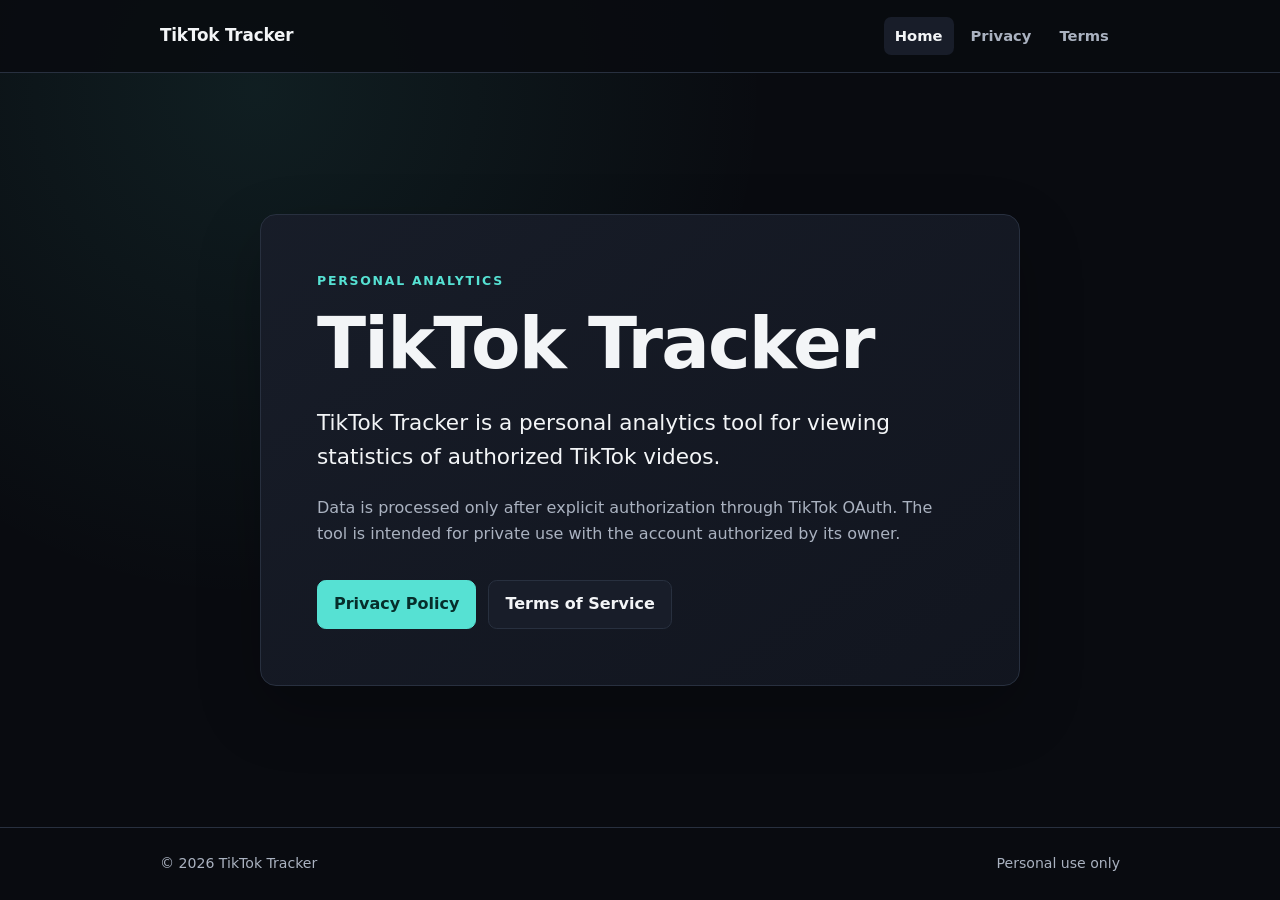
<file: index.html>
<!doctype html>
<html lang="en">
<head>
  <meta charset="utf-8">
  <meta name="viewport" content="width=device-width, initial-scale=1">
  <meta name="description" content="TikTok Tracker is a personal analytics tool for authorized TikTok videos.">
  <title>TikTok Tracker</title>
  <link rel="stylesheet" href="styles.css">
</head>
<body>
  <header class="site-header">
    <nav class="nav container" aria-label="Main navigation">
      <a class="brand" href="index.html" aria-current="page">TikTok Tracker</a>
      <div class="nav-links">
        <a href="index.html" aria-current="page">Home</a>
        <a href="privacy.html">Privacy</a>
        <a href="terms.html">Terms</a>
      </div>
    </nav>
  </header>

  <main class="container hero">
    <section class="card" aria-labelledby="page-title">
      <p class="eyebrow">Personal analytics</p>
      <h1 id="page-title">TikTok Tracker</h1>
      <p class="lead">TikTok Tracker is a personal analytics tool for viewing statistics of authorized TikTok videos.</p>
      <p>Data is processed only after explicit authorization through TikTok OAuth. The tool is intended for private use with the account authorized by its owner.</p>
      <div class="actions" aria-label="Legal information">
        <a class="button primary" href="privacy.html">Privacy Policy</a>
        <a class="button secondary" href="terms.html">Terms of Service</a>
      </div>
    </section>
  </main>

  <footer class="site-footer">
    <div class="container footer-content">
      <span>&copy; 2026 TikTok Tracker</span>
      <span>Personal use only</span>
    </div>
  </footer>
</body>
</html>
</file>
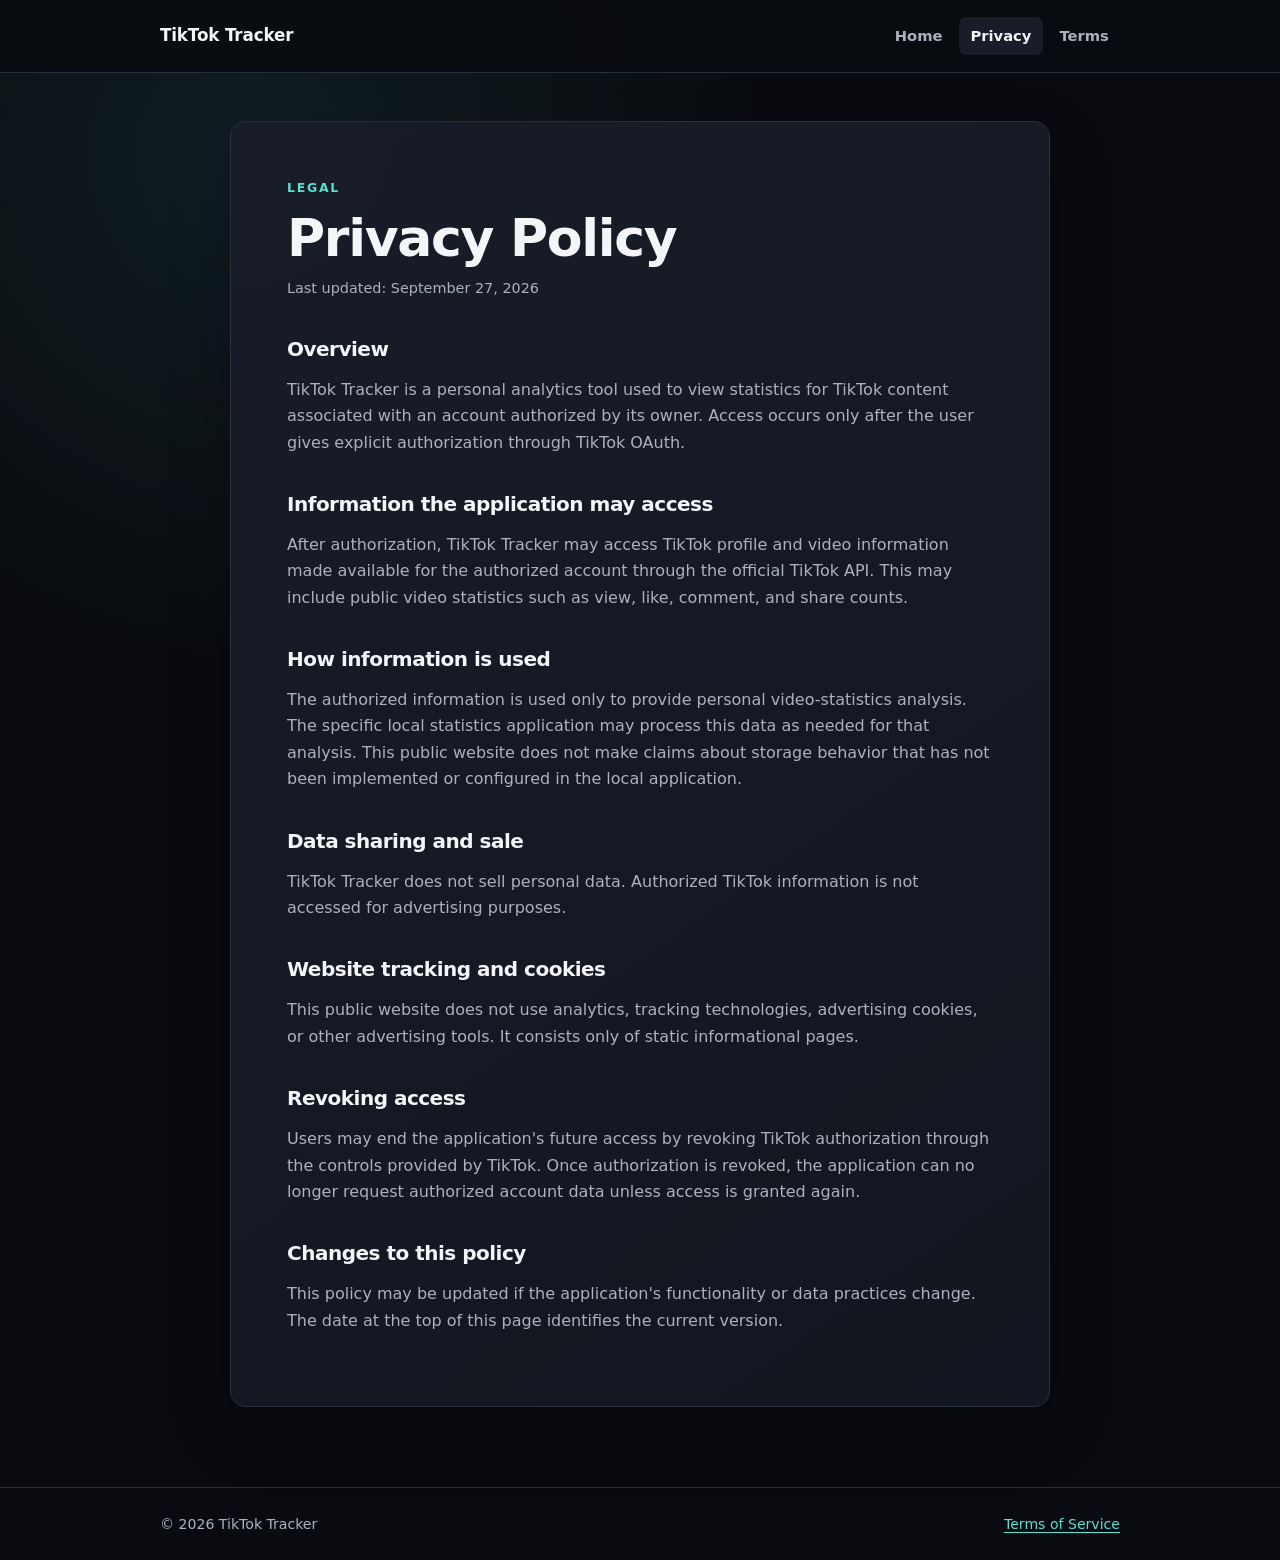
<file: privacy.html>
<!doctype html>
<html lang="en">
<head>
  <meta charset="utf-8">
  <meta name="viewport" content="width=device-width, initial-scale=1">
  <meta name="description" content="Privacy Policy for TikTok Tracker.">
  <title>Privacy Policy | TikTok Tracker</title>
  <link rel="stylesheet" href="styles.css">
</head>
<body>
  <header class="site-header">
    <nav class="nav container" aria-label="Main navigation">
      <a class="brand" href="index.html">TikTok Tracker</a>
      <div class="nav-links">
        <a href="index.html">Home</a>
        <a href="privacy.html" aria-current="page">Privacy</a>
        <a href="terms.html">Terms</a>
      </div>
    </nav>
  </header>

  <main class="container legal-page">
    <article class="card legal-content">
      <p class="eyebrow">Legal</p>
      <h1>Privacy Policy</h1>
      <p class="updated">Last updated: September 27, 2026</p>

      <h2>Overview</h2>
      <p>TikTok Tracker is a personal analytics tool used to view statistics for TikTok content associated with an account authorized by its owner. Access occurs only after the user gives explicit authorization through TikTok OAuth.</p>

      <h2>Information the application may access</h2>
      <p>After authorization, TikTok Tracker may access TikTok profile and video information made available for the authorized account through the official TikTok API. This may include public video statistics such as view, like, comment, and share counts.</p>

      <h2>How information is used</h2>
      <p>The authorized information is used only to provide personal video-statistics analysis. The specific local statistics application may process this data as needed for that analysis. This public website does not make claims about storage behavior that has not been implemented or configured in the local application.</p>

      <h2>Data sharing and sale</h2>
      <p>TikTok Tracker does not sell personal data. Authorized TikTok information is not accessed for advertising purposes.</p>

      <h2>Website tracking and cookies</h2>
      <p>This public website does not use analytics, tracking technologies, advertising cookies, or other advertising tools. It consists only of static informational pages.</p>

      <h2>Revoking access</h2>
      <p>Users may end the application's future access by revoking TikTok authorization through the controls provided by TikTok. Once authorization is revoked, the application can no longer request authorized account data unless access is granted again.</p>

      <h2>Changes to this policy</h2>
      <p>This policy may be updated if the application's functionality or data practices change. The date at the top of this page identifies the current version.</p>
    </article>
  </main>

  <footer class="site-footer">
    <div class="container footer-content">
      <span>&copy; 2026 TikTok Tracker</span>
      <a href="terms.html">Terms of Service</a>
    </div>
  </footer>
</body>
</html>
</file>
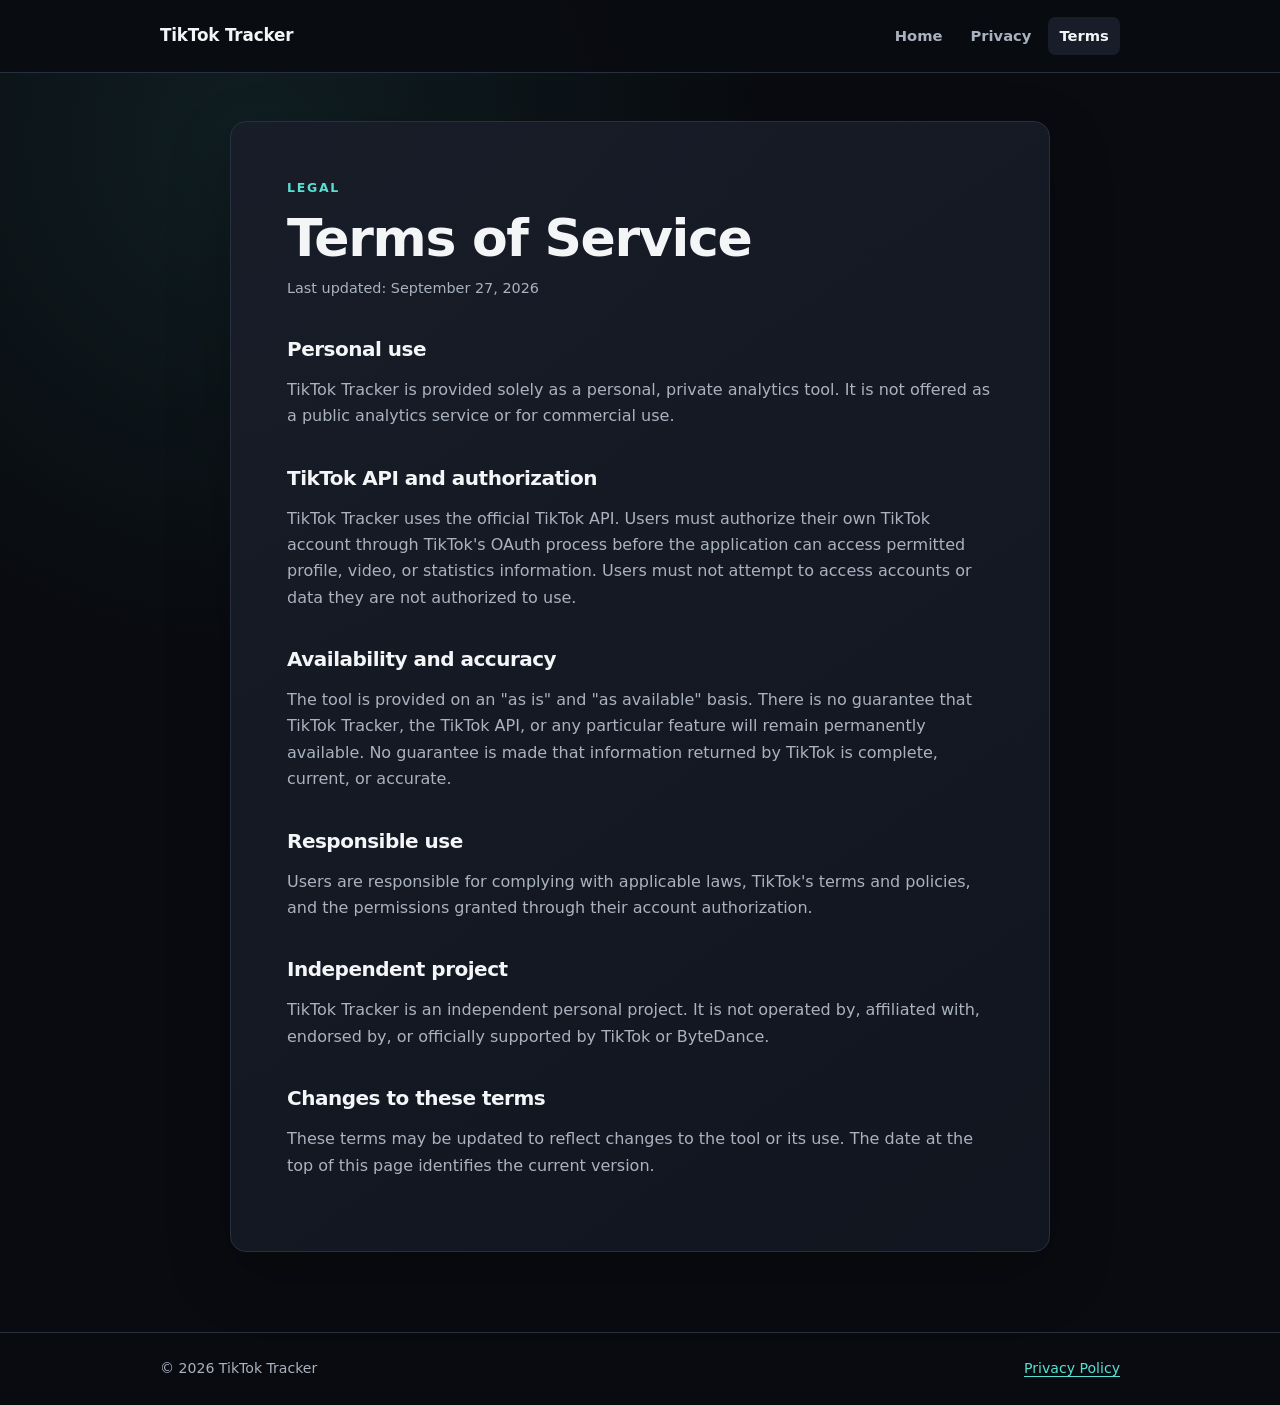
<file: terms.html>
<!doctype html>
<html lang="en">
<head>
  <meta charset="utf-8">
  <meta name="viewport" content="width=device-width, initial-scale=1">
  <meta name="description" content="Terms of Service for TikTok Tracker.">
  <title>Terms of Service | TikTok Tracker</title>
  <link rel="stylesheet" href="styles.css">
</head>
<body>
  <header class="site-header">
    <nav class="nav container" aria-label="Main navigation">
      <a class="brand" href="index.html">TikTok Tracker</a>
      <div class="nav-links">
        <a href="index.html">Home</a>
        <a href="privacy.html">Privacy</a>
        <a href="terms.html" aria-current="page">Terms</a>
      </div>
    </nav>
  </header>

  <main class="container legal-page">
    <article class="card legal-content">
      <p class="eyebrow">Legal</p>
      <h1>Terms of Service</h1>
      <p class="updated">Last updated: September 27, 2026</p>

      <h2>Personal use</h2>
      <p>TikTok Tracker is provided solely as a personal, private analytics tool. It is not offered as a public analytics service or for commercial use.</p>

      <h2>TikTok API and authorization</h2>
      <p>TikTok Tracker uses the official TikTok API. Users must authorize their own TikTok account through TikTok's OAuth process before the application can access permitted profile, video, or statistics information. Users must not attempt to access accounts or data they are not authorized to use.</p>

      <h2>Availability and accuracy</h2>
      <p>The tool is provided on an "as is" and "as available" basis. There is no guarantee that TikTok Tracker, the TikTok API, or any particular feature will remain permanently available. No guarantee is made that information returned by TikTok is complete, current, or accurate.</p>

      <h2>Responsible use</h2>
      <p>Users are responsible for complying with applicable laws, TikTok's terms and policies, and the permissions granted through their account authorization.</p>

      <h2>Independent project</h2>
      <p>TikTok Tracker is an independent personal project. It is not operated by, affiliated with, endorsed by, or officially supported by TikTok or ByteDance.</p>

      <h2>Changes to these terms</h2>
      <p>These terms may be updated to reflect changes to the tool or its use. The date at the top of this page identifies the current version.</p>
    </article>
  </main>

  <footer class="site-footer">
    <div class="container footer-content">
      <span>&copy; 2026 TikTok Tracker</span>
      <a href="privacy.html">Privacy Policy</a>
    </div>
  </footer>
</body>
</html>
</file>
<file: styles.css>
:root {
  color-scheme: dark;
  --background: #090b10;
  --surface: #121620;
  --surface-soft: #181d29;
  --text: #f3f5f7;
  --muted: #aab2c0;
  --accent: #56e1d3;
  --accent-dark: #062e2b;
  --border: #28303f;
  --max-width: 960px;
}

* {
  box-sizing: border-box;
}

html {
  min-height: 100%;
  background: var(--background);
}

body {
  min-height: 100vh;
  margin: 0;
  display: flex;
  flex-direction: column;
  color: var(--text);
  background:
    radial-gradient(circle at 20% 10%, rgb(86 225 211 / 9%), transparent 32rem),
    var(--background);
  font-family: Inter, ui-sans-serif, system-ui, -apple-system, BlinkMacSystemFont, "Segoe UI", sans-serif;
  line-height: 1.65;
}

a {
  color: var(--accent);
  text-underline-offset: 0.2em;
}

a:hover {
  color: #8af0e7;
}

a:focus-visible {
  outline: 3px solid var(--accent);
  outline-offset: 4px;
  border-radius: 0.2rem;
}

.container {
  width: min(100% - 2rem, var(--max-width));
  margin-inline: auto;
}

.site-header {
  border-bottom: 1px solid var(--border);
  background: rgb(9 11 16 / 86%);
}

.nav {
  min-height: 4.5rem;
  display: flex;
  align-items: center;
  justify-content: space-between;
  gap: 1.5rem;
}

.brand {
  color: var(--text);
  font-size: 1.05rem;
  font-weight: 750;
  letter-spacing: -0.01em;
  text-decoration: none;
}

.nav-links {
  display: flex;
  flex-wrap: wrap;
  gap: 0.35rem;
}

.nav-links a {
  padding: 0.45rem 0.7rem;
  color: var(--muted);
  border-radius: 0.45rem;
  font-size: 0.92rem;
  font-weight: 600;
  text-decoration: none;
}

.nav-links a:hover,
.nav-links a[aria-current="page"] {
  color: var(--text);
  background: var(--surface-soft);
}

.hero {
  flex: 1;
  display: grid;
  place-items: center;
  padding-block: 5rem;
}

.card {
  width: 100%;
  padding: clamp(1.5rem, 5vw, 3.5rem);
  border: 1px solid var(--border);
  border-radius: 1rem;
  background: linear-gradient(145deg, rgb(24 29 41 / 94%), rgb(18 22 32 / 94%));
  box-shadow: 0 1.5rem 4rem rgb(0 0 0 / 24%);
}

.hero .card {
  max-width: 760px;
}

.eyebrow {
  margin: 0 0 0.5rem;
  color: var(--accent);
  font-size: 0.78rem;
  font-weight: 800;
  letter-spacing: 0.14em;
  text-transform: uppercase;
}

h1,
h2 {
  line-height: 1.2;
  letter-spacing: -0.025em;
}

h1 {
  margin: 0 0 1.25rem;
  font-size: clamp(2.25rem, 7vw, 4.5rem);
}

h2 {
  margin: 2.25rem 0 0.65rem;
  font-size: 1.25rem;
}

p {
  color: var(--muted);
}

.lead {
  margin-top: 0;
  color: var(--text);
  font-size: clamp(1.1rem, 2.5vw, 1.35rem);
  line-height: 1.55;
}

.actions {
  display: flex;
  flex-wrap: wrap;
  gap: 0.75rem;
  margin-top: 2rem;
}

.button {
  display: inline-flex;
  align-items: center;
  justify-content: center;
  min-height: 2.75rem;
  padding: 0.65rem 1rem;
  border: 1px solid var(--border);
  border-radius: 0.55rem;
  font-weight: 750;
  text-decoration: none;
}

.button.primary {
  color: var(--accent-dark);
  border-color: var(--accent);
  background: var(--accent);
}

.button.primary:hover {
  color: #021b19;
  background: #8af0e7;
}

.button.secondary {
  color: var(--text);
  background: var(--surface-soft);
}

.legal-page {
  flex: 1;
  padding-block: 3rem 5rem;
}

.legal-content {
  max-width: 820px;
  margin-inline: auto;
}

.legal-content h1 {
  margin-bottom: 0.5rem;
  font-size: clamp(2rem, 6vw, 3.25rem);
}

.updated {
  margin-top: 0;
  font-size: 0.9rem;
}

.site-footer {
  border-top: 1px solid var(--border);
}

.footer-content {
  min-height: 4.5rem;
  display: flex;
  align-items: center;
  justify-content: space-between;
  gap: 1rem;
  color: var(--muted);
  font-size: 0.88rem;
}

@media (max-width: 560px) {
  .nav {
    align-items: flex-start;
    flex-direction: column;
    padding-block: 1rem;
    gap: 0.75rem;
  }

  .nav-links {
    width: 100%;
  }

  .nav-links a {
    flex: 1;
    text-align: center;
  }

  .hero {
    padding-block: 2rem;
  }

  .actions,
  .button {
    width: 100%;
  }

  .footer-content {
    align-items: flex-start;
    flex-direction: column;
    justify-content: center;
    padding-block: 1rem;
  }
}

@media (prefers-reduced-motion: reduce) {
  *,
  *::before,
  *::after {
    scroll-behavior: auto !important;
  }
}
</file>
